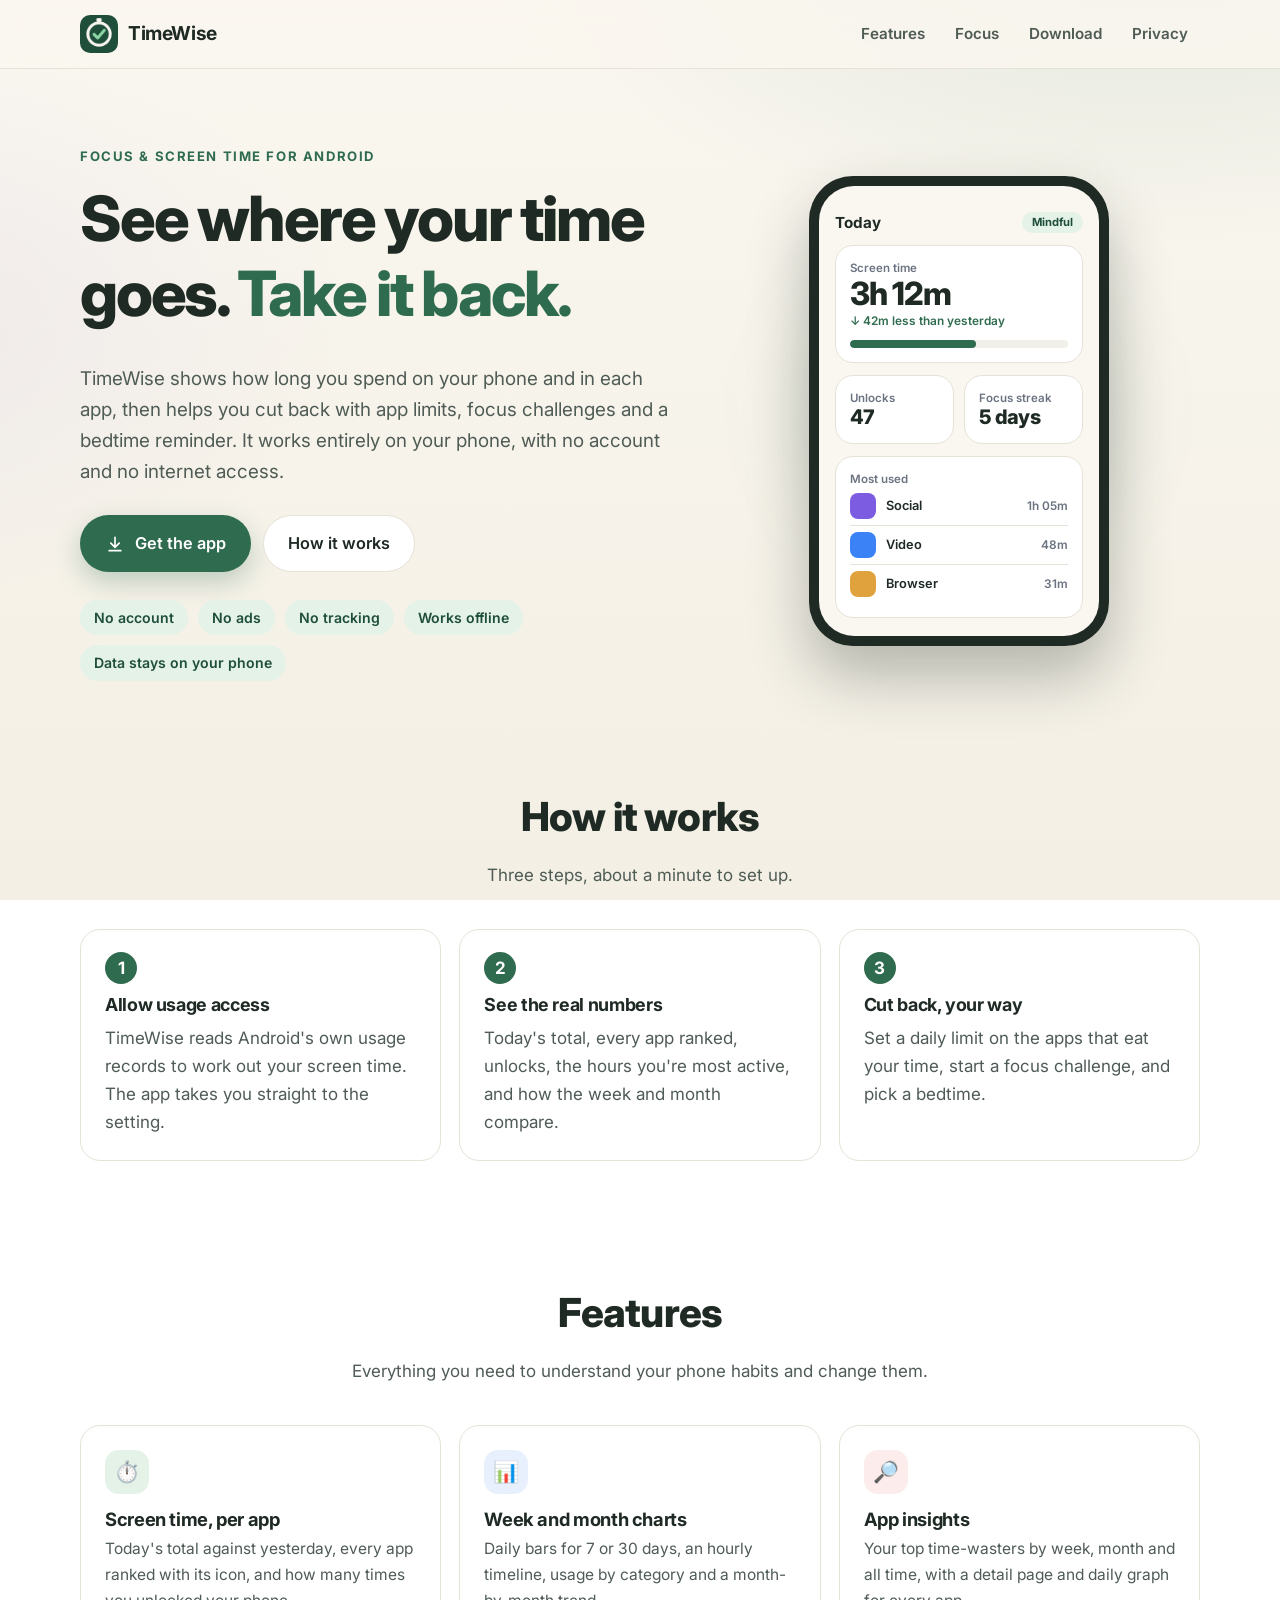
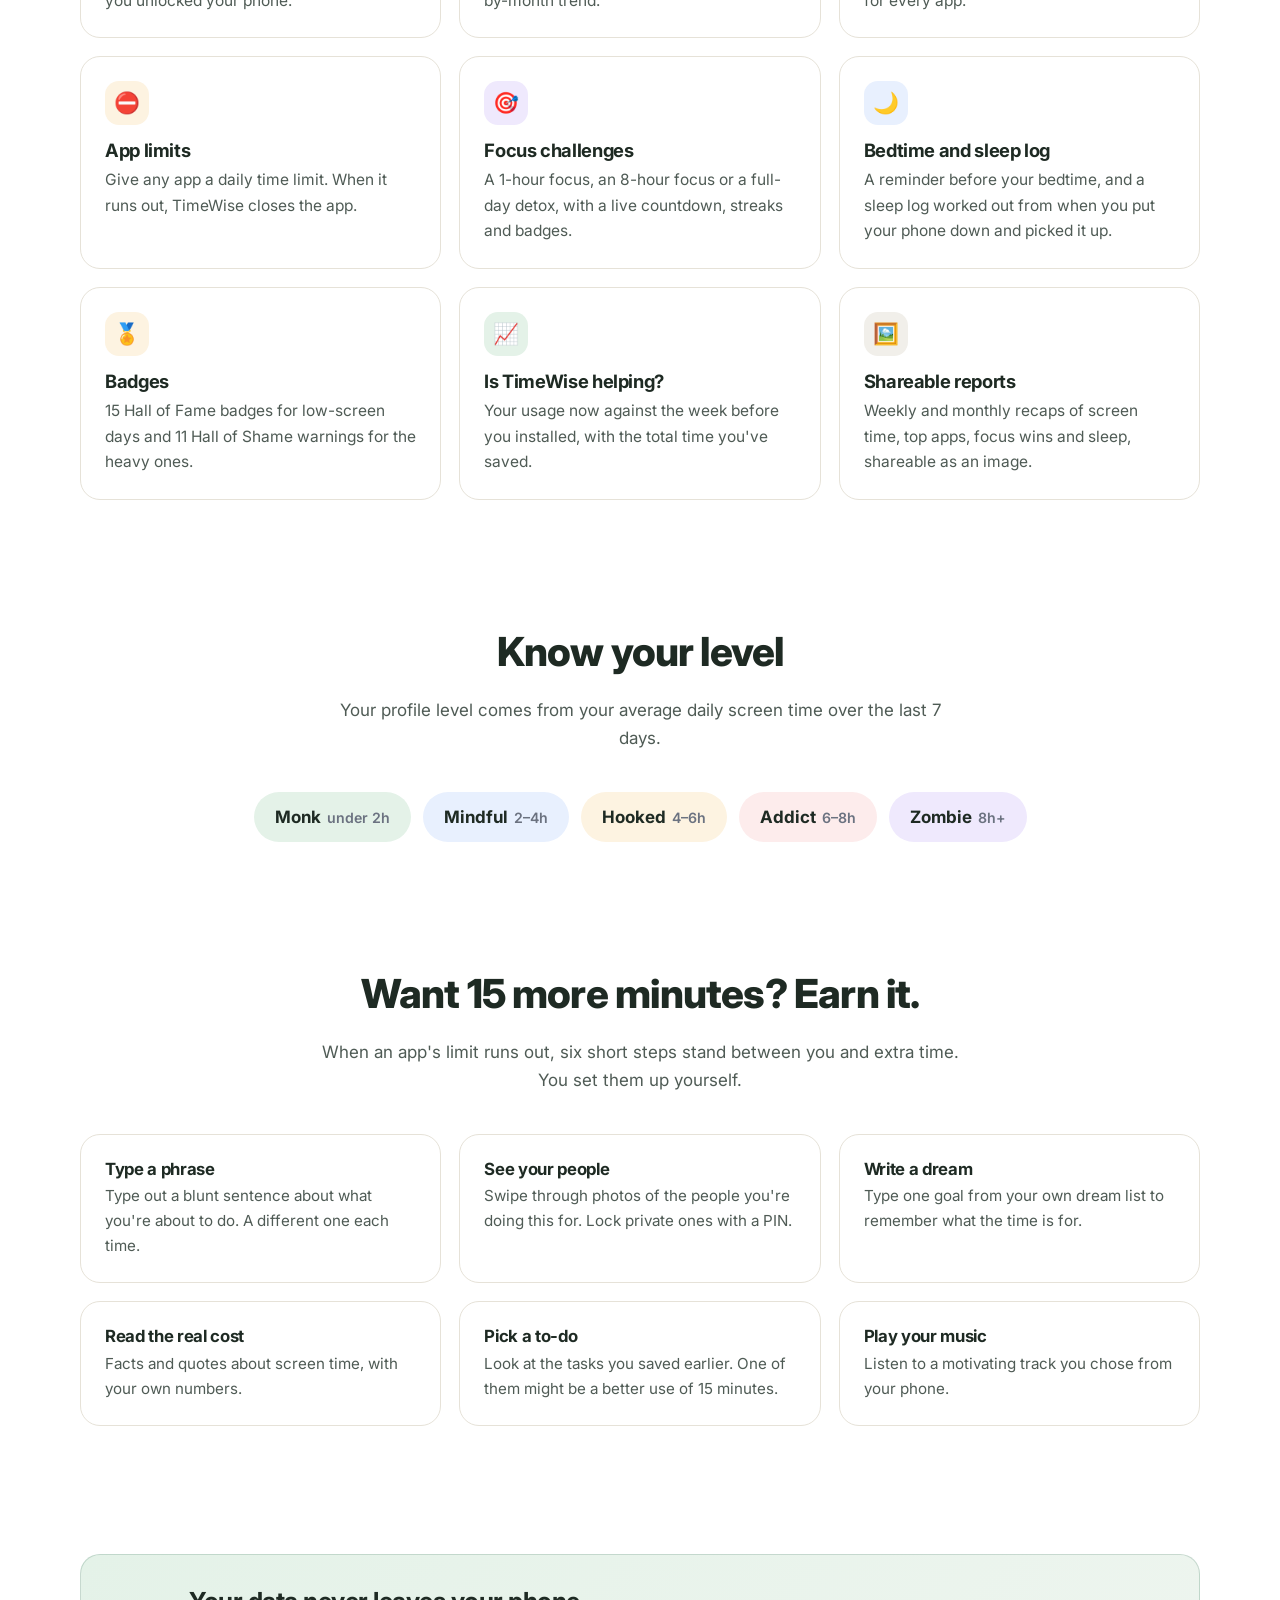
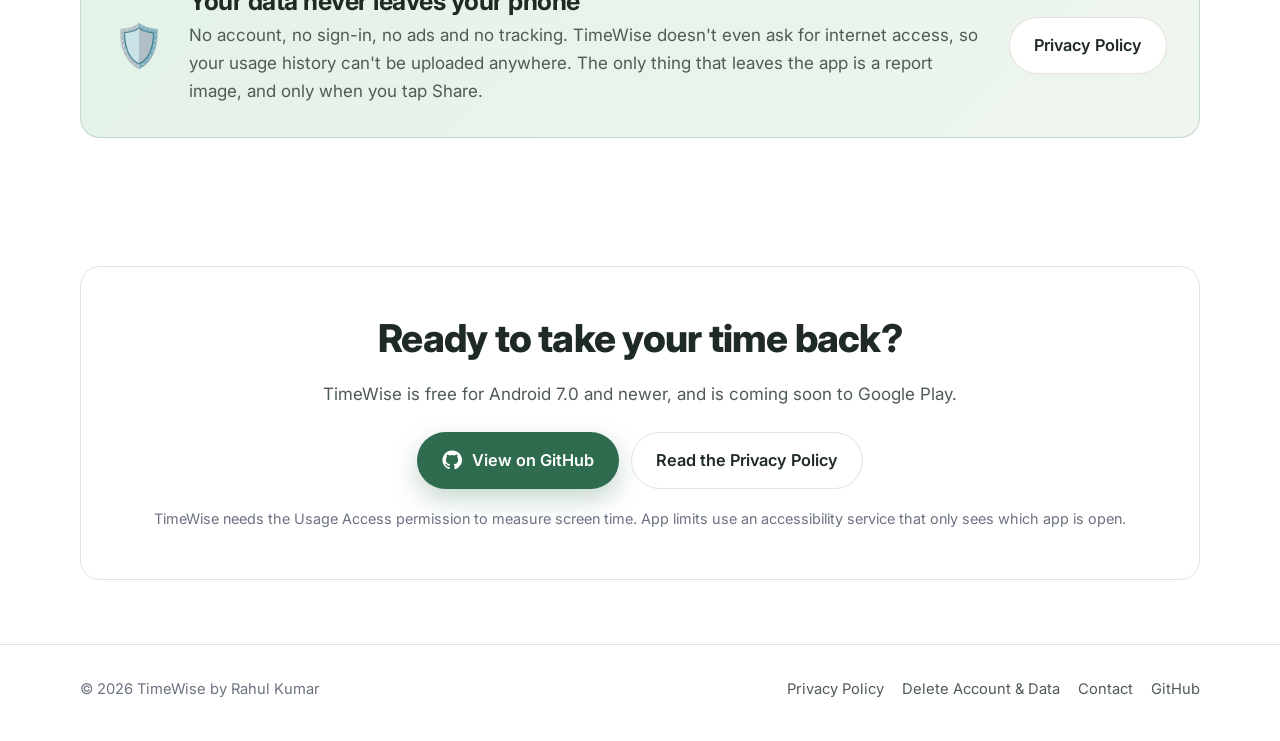
<file: index.html>
<!doctype html>
<html lang="en">
<head>
  <meta charset="utf-8">
  <meta name="viewport" content="width=device-width, initial-scale=1">
  <title>TimeWise: See Where Your Screen Time Goes</title>
  <meta name="description" content="TimeWise is an Android focus and screen time app. See where your time goes, set app limits, run focus challenges and sleep better. No account, no ads, no internet access: everything stays on your phone.">
  <meta name="theme-color" content="#FAF7F0">

  <meta property="og:type" content="website">
  <meta property="og:title" content="TimeWise: See Where Your Screen Time Goes">
  <meta property="og:description" content="Screen time, app limits, focus challenges and a sleep log. No account, no ads, and nothing leaves your phone.">
  <meta property="og:image" content="website/images/logo.png">
  <meta name="twitter:card" content="summary">

  <link rel="icon" type="image/png" href="website/images/logo.png">
  <link rel="apple-touch-icon" href="website/images/logo.png">

  <link rel="preconnect" href="https://fonts.googleapis.com">
  <link rel="preconnect" href="https://fonts.gstatic.com" crossorigin>
  <link rel="stylesheet" href="https://fonts.googleapis.com/css2?family=Inter:wght@400;500;600;700;800&display=swap">
  <link rel="stylesheet" href="website/css/style.css">
</head>
<body>
  <a class="skip-link" href="#main">Skip to content</a>

  <header class="site-header">
    <div class="container">
      <a class="brand" href="./">
        <img src="website/images/logo.png" alt="" width="38" height="38">
        TimeWise
      </a>
      <nav class="nav" aria-label="Main">
        <a href="#features">Features</a>
        <a href="#focus">Focus</a>
        <a href="#download">Download</a>
        <a href="website/privacy-policy.html">Privacy</a>
      </nav>
    </div>
  </header>

  <main id="main">
    <section class="hero">
      <div class="container">
        <div>
          <span class="eyebrow">Focus &amp; screen time for Android</span>
          <h1>See where your time goes. <em>Take it back.</em></h1>
          <p class="lead">
            TimeWise shows how long you spend on your phone and in each app, then helps you cut back
            with app limits, focus challenges and a bedtime reminder. It works entirely on your phone,
            with no account and no internet access.
          </p>
          <div class="cta-row">
            <a class="btn btn-primary" href="#download">
              <svg viewBox="0 0 24 24" fill="currentColor" aria-hidden="true"><path d="M12 3a1 1 0 0 1 1 1v9.59l3.3-3.3a1 1 0 1 1 1.4 1.42l-5 5a1 1 0 0 1-1.4 0l-5-5a1 1 0 1 1 1.4-1.42l3.3 3.3V4a1 1 0 0 1 1-1ZM5 19a1 1 0 1 0 0 2h14a1 1 0 1 0 0-2H5Z"/></svg>
              Get the app
            </a>
            <a class="btn btn-ghost" href="#how-it-works">How it works</a>
          </div>
          <ul class="hero-badges" aria-label="Highlights">
            <li>No account</li>
            <li>No ads</li>
            <li>No tracking</li>
            <li>Works offline</li>
            <li>Data stays on your phone</li>
          </ul>
        </div>

        <div class="hero-visual">
          <div class="phone" role="img" aria-label="TimeWise home screen showing 3 hours 12 minutes of screen time today, 42 minutes less than yesterday, with unlocks, focus streak and most used apps">
            <div class="phone-screen" aria-hidden="true">
              <div class="phone-top">
                <span>Today</span>
                <span class="pill">Mindful</span>
              </div>
              <div class="tile">
                <div class="tile-label">Screen time</div>
                <div class="tile-value">3h 12m</div>
                <div class="tile-delta">↓ 42m less than yesterday</div>
                <div class="meter"><span style="width: 58%"></span></div>
              </div>
              <div class="tile-row">
                <div class="tile">
                  <div class="tile-label">Unlocks</div>
                  <div class="tile-value">47</div>
                </div>
                <div class="tile">
                  <div class="tile-label">Focus streak</div>
                  <div class="tile-value">5 days</div>
                </div>
              </div>
              <div class="tile">
                <div class="tile-label">Most used</div>
                <div class="app-row">
                  <span class="app-icon i-purple"></span>
                  <span class="app-name">Social</span>
                  <span class="app-time">1h 05m</span>
                </div>
                <div class="app-row">
                  <span class="app-icon i-blue"></span>
                  <span class="app-name">Video</span>
                  <span class="app-time">48m</span>
                </div>
                <div class="app-row">
                  <span class="app-icon i-amber"></span>
                  <span class="app-name">Browser</span>
                  <span class="app-time">31m</span>
                </div>
              </div>
            </div>
          </div>
        </div>
      </div>
    </section>

    <section id="how-it-works">
      <div class="container">
        <div class="section-head">
          <h2>How it works</h2>
          <p>Three steps, about a minute to set up.</p>
        </div>
        <div class="grid grid-3 steps">
          <div class="card step">
            <h3>Allow usage access</h3>
            <p>TimeWise reads Android's own usage records to work out your screen time. The app takes you straight to the setting.</p>
          </div>
          <div class="card step">
            <h3>See the real numbers</h3>
            <p>Today's total, every app ranked, unlocks, the hours you're most active, and how the week and month compare.</p>
          </div>
          <div class="card step">
            <h3>Cut back, your way</h3>
            <p>Set a daily limit on the apps that eat your time, start a focus challenge, and pick a bedtime.</p>
          </div>
        </div>
      </div>
    </section>

    <section id="features">
      <div class="container">
        <div class="section-head">
          <h2>Features</h2>
          <p>Everything you need to understand your phone habits and change them.</p>
        </div>
        <div class="grid grid-3">
          <div class="card feature">
            <div class="icon-dot c-green" aria-hidden="true">⏱️</div>
            <h3>Screen time, per app</h3>
            <p>Today's total against yesterday, every app ranked with its icon, and how many times you unlocked your phone.</p>
          </div>
          <div class="card feature">
            <div class="icon-dot c-blue" aria-hidden="true">📊</div>
            <h3>Week and month charts</h3>
            <p>Daily bars for 7 or 30 days, an hourly timeline, usage by category and a month-by-month trend.</p>
          </div>
          <div class="card feature">
            <div class="icon-dot c-red" aria-hidden="true">🔎</div>
            <h3>App insights</h3>
            <p>Your top time-wasters by week, month and all time, with a detail page and daily graph for every app.</p>
          </div>
          <div class="card feature">
            <div class="icon-dot c-amber" aria-hidden="true">⛔</div>
            <h3>App limits</h3>
            <p>Give any app a daily time limit. When it runs out, TimeWise closes the app.</p>
          </div>
          <div class="card feature">
            <div class="icon-dot c-purple" aria-hidden="true">🎯</div>
            <h3>Focus challenges</h3>
            <p>A 1-hour focus, an 8-hour focus or a full-day detox, with a live countdown, streaks and badges.</p>
          </div>
          <div class="card feature">
            <div class="icon-dot c-blue" aria-hidden="true">🌙</div>
            <h3>Bedtime and sleep log</h3>
            <p>A reminder before your bedtime, and a sleep log worked out from when you put your phone down and picked it up.</p>
          </div>
          <div class="card feature">
            <div class="icon-dot c-amber" aria-hidden="true">🏅</div>
            <h3>Badges</h3>
            <p>15 Hall of Fame badges for low-screen days and 11 Hall of Shame warnings for the heavy ones.</p>
          </div>
          <div class="card feature">
            <div class="icon-dot c-green" aria-hidden="true">📈</div>
            <h3>Is TimeWise helping?</h3>
            <p>Your usage now against the week before you installed, with the total time you've saved.</p>
          </div>
          <div class="card feature">
            <div class="icon-dot c-neutral" aria-hidden="true">🖼️</div>
            <h3>Shareable reports</h3>
            <p>Weekly and monthly recaps of screen time, top apps, focus wins and sleep, shareable as an image.</p>
          </div>
        </div>
      </div>
    </section>

    <section id="levels">
      <div class="container">
        <div class="section-head">
          <h2>Know your level</h2>
          <p>Your profile level comes from your average daily screen time over the last 7 days.</p>
        </div>
        <ul class="levels">
          <li class="l-1">Monk<small>under 2h</small></li>
          <li class="l-2">Mindful<small>2–4h</small></li>
          <li class="l-3">Hooked<small>4–6h</small></li>
          <li class="l-4">Addict<small>6–8h</small></li>
          <li class="l-5">Zombie<small>8h+</small></li>
        </ul>
      </div>
    </section>

    <section id="focus">
      <div class="container">
        <div class="section-head">
          <h2>Want 15 more minutes? Earn it.</h2>
          <p>When an app's limit runs out, six short steps stand between you and extra time. You set them up yourself.</p>
        </div>
        <div class="grid grid-3">
          <div class="card mechanic">
            <h3>Type a phrase</h3>
            <p>Type out a blunt sentence about what you're about to do. A different one each time.</p>
          </div>
          <div class="card mechanic">
            <h3>See your people</h3>
            <p>Swipe through photos of the people you're doing this for. Lock private ones with a PIN.</p>
          </div>
          <div class="card mechanic">
            <h3>Write a dream</h3>
            <p>Type one goal from your own dream list to remember what the time is for.</p>
          </div>
          <div class="card mechanic">
            <h3>Read the real cost</h3>
            <p>Facts and quotes about screen time, with your own numbers.</p>
          </div>
          <div class="card mechanic">
            <h3>Pick a to-do</h3>
            <p>Look at the tasks you saved earlier. One of them might be a better use of 15 minutes.</p>
          </div>
          <div class="card mechanic">
            <h3>Play your music</h3>
            <p>Listen to a motivating track you chose from your phone.</p>
          </div>
        </div>
      </div>
    </section>

    <section class="privacy-band">
      <div class="container">
        <div class="card">
          <div class="shield" aria-hidden="true">🛡️</div>
          <div>
            <h2>Your data never leaves your phone</h2>
            <p>
              No account, no sign-in, no ads and no tracking. TimeWise doesn't even ask for internet
              access, so your usage history can't be uploaded anywhere. The only thing that leaves the
              app is a report image, and only when you tap Share.
            </p>
          </div>
          <a class="btn btn-ghost" href="website/privacy-policy.html">Privacy Policy</a>
        </div>
      </div>
    </section>

    <section id="download" class="download">
      <div class="container">
        <div class="card">
          <h2>Ready to take your time back?</h2>
          <p>TimeWise is free for Android 7.0 and newer, and is coming soon to Google Play.</p>
          <!-- Once the app is live on Google Play, replace the button below with:
               <a class="btn btn-primary" href="https://play.google.com/store/apps/details?id=com.nightwise.timewise">Get it on Google Play</a> -->
          <div class="cta-row">
            <a class="btn btn-primary" href="https://github.com/iamrahul25/first-kotlin-app">
              <svg viewBox="0 0 24 24" fill="currentColor" aria-hidden="true"><path d="M12 .5a11.5 11.5 0 0 0-3.64 22.41c.58.1.79-.25.79-.56v-2c-3.2.7-3.88-1.37-3.88-1.37-.52-1.34-1.28-1.69-1.28-1.69-1.05-.72.08-.7.08-.7 1.16.08 1.77 1.19 1.77 1.19 1.03 1.77 2.7 1.26 3.36.96.1-.75.4-1.26.73-1.55-2.55-.29-5.24-1.28-5.24-5.7 0-1.26.45-2.29 1.19-3.1-.12-.29-.52-1.46.11-3.05 0 0 .97-.31 3.17 1.18a11 11 0 0 1 5.77 0c2.2-1.49 3.17-1.18 3.17-1.18.63 1.59.23 2.76.11 3.05.74.81 1.19 1.84 1.19 3.1 0 4.43-2.7 5.4-5.26 5.69.41.36.78 1.06.78 2.14v3.17c0 .31.21.67.8.56A11.5 11.5 0 0 0 12 .5Z"/></svg>
              View on GitHub
            </a>
            <a class="btn btn-ghost" href="website/privacy-policy.html">Read the Privacy Policy</a>
          </div>
          <p class="fine-print">
            TimeWise needs the Usage Access permission to measure screen time. App limits use an
            accessibility service that only sees which app is open.
          </p>
        </div>
      </div>
    </section>
  </main>

  <footer class="site-footer">
    <div class="container">
      <span>&copy; 2026 TimeWise by Rahul Kumar</span>
      <nav class="footer-links" aria-label="Footer">
        <a href="website/privacy-policy.html">Privacy Policy</a>
        <a href="website/delete-account.html">Delete Account &amp; Data</a>
        <a href="mailto:connectrahul25@gmail.com">Contact</a>
        <a href="https://github.com/iamrahul25/first-kotlin-app">GitHub</a>
      </nav>
    </div>
  </footer>
</body>
</html>
</file>
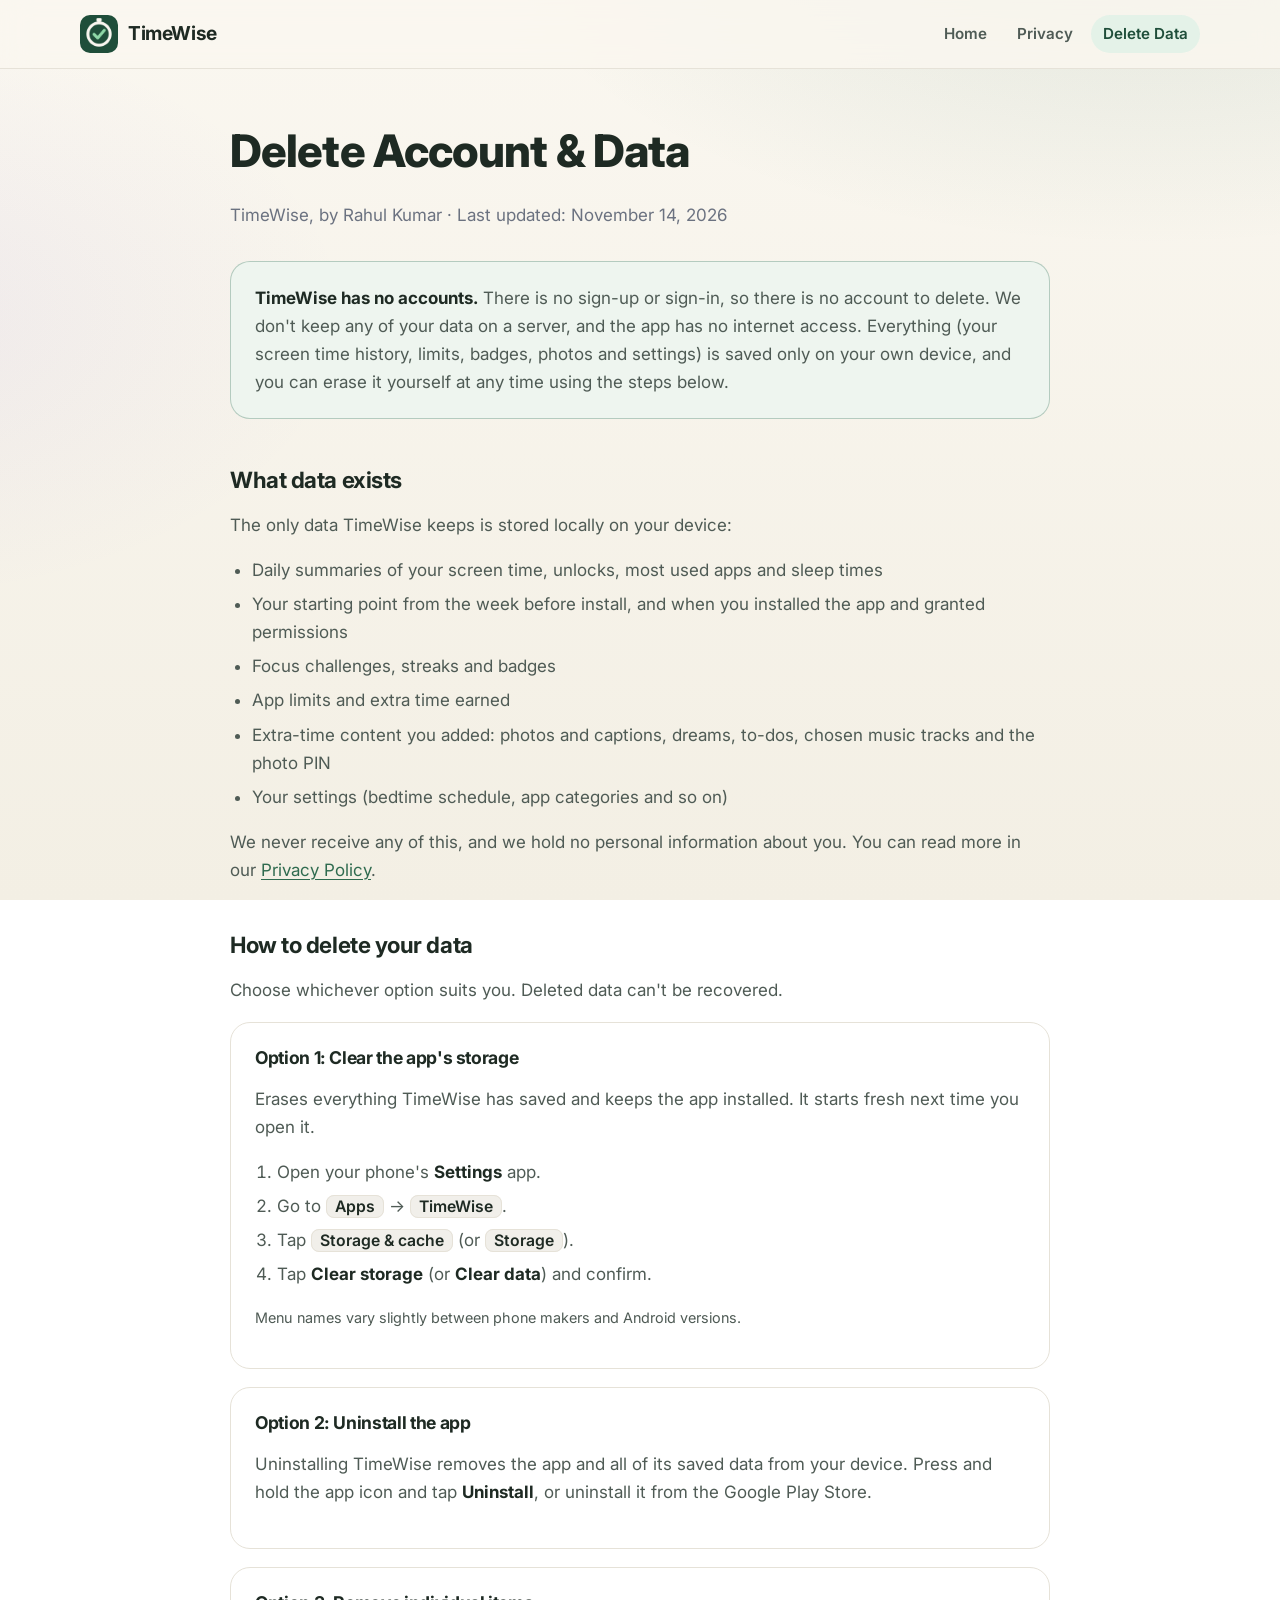
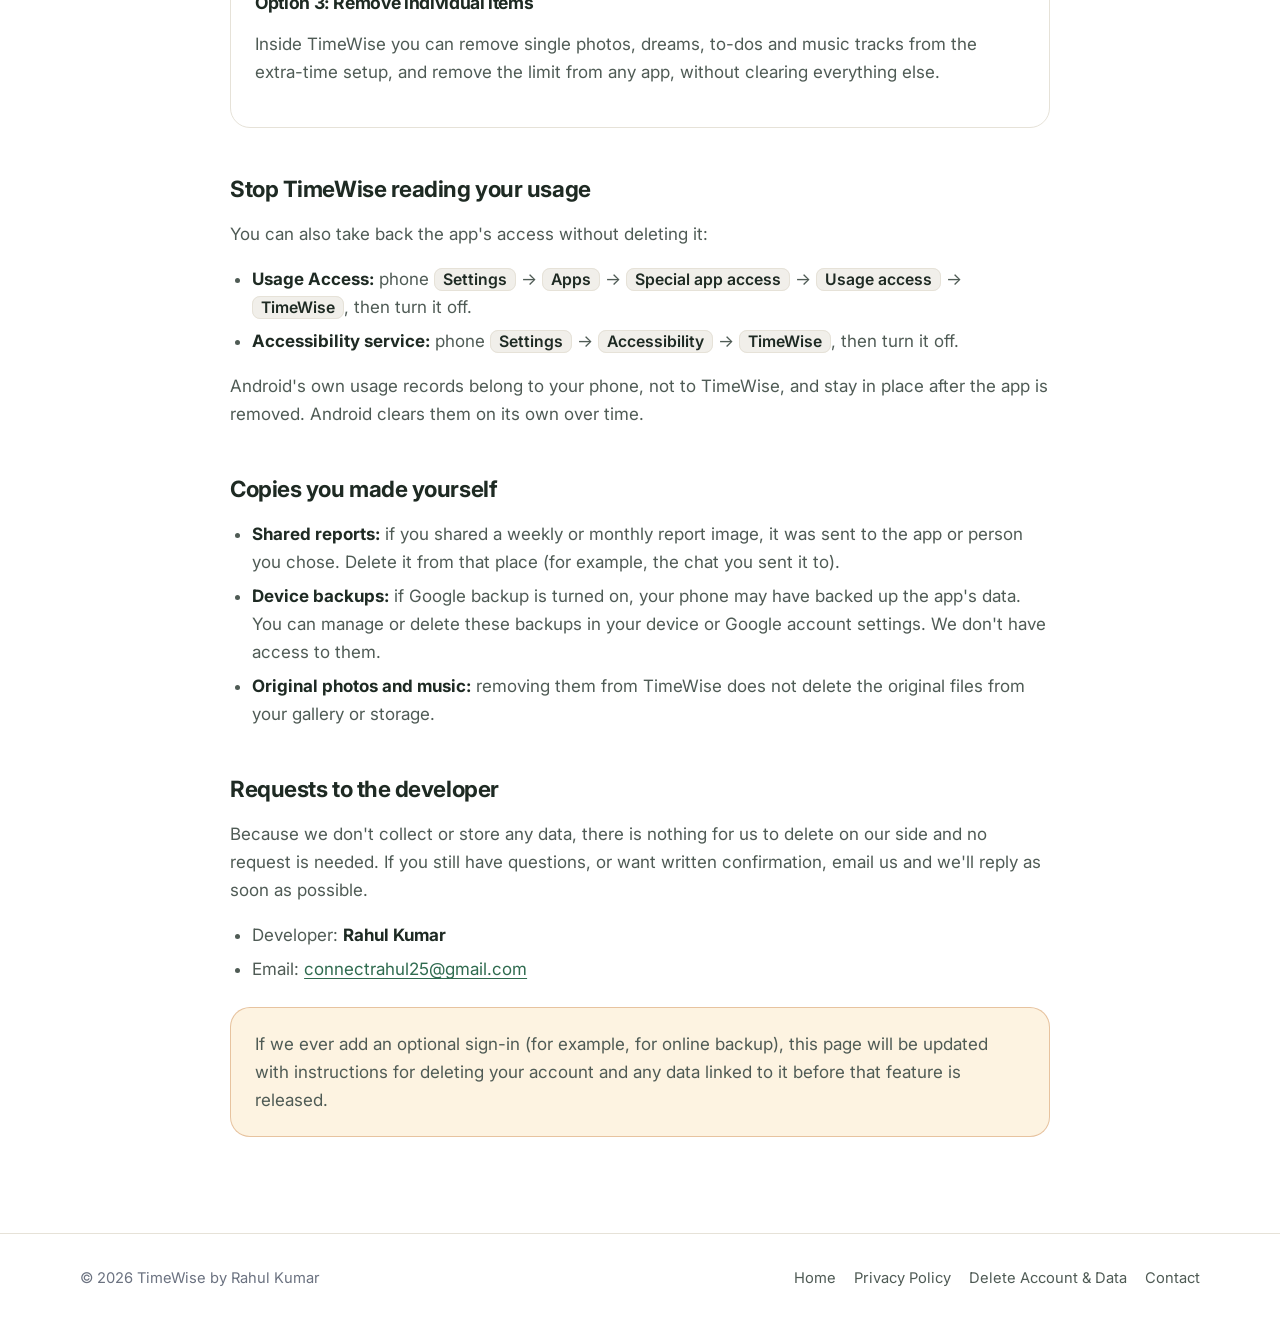
<file: website/delete-account.html>
<!doctype html>
<html lang="en">
<head>
  <meta charset="utf-8">
  <meta name="viewport" content="width=device-width, initial-scale=1">
  <title>Delete Account &amp; Data | TimeWise</title>
  <meta name="description" content="How to delete your TimeWise data. The app has no accounts or sign-in; all data is stored only on your device and can be erased at any time.">
  <meta name="theme-color" content="#FAF7F0">
  <link rel="icon" type="image/png" href="images/logo.png">
  <link rel="apple-touch-icon" href="images/logo.png">
  <link rel="preconnect" href="https://fonts.googleapis.com">
  <link rel="preconnect" href="https://fonts.gstatic.com" crossorigin>
  <link rel="stylesheet" href="https://fonts.googleapis.com/css2?family=Inter:wght@400;500;600;700;800&display=swap">
  <link rel="stylesheet" href="css/style.css">
</head>
<body>
  <a class="skip-link" href="#main">Skip to content</a>

  <header class="site-header">
    <div class="container">
      <a class="brand" href="../">
        <img src="images/logo.png" alt="" width="38" height="38">
        TimeWise
      </a>
      <nav class="nav" aria-label="Main">
        <a href="../">Home</a>
        <a href="privacy-policy.html">Privacy</a>
        <a href="delete-account.html" aria-current="page">Delete Data</a>
      </nav>
    </div>
  </header>

  <main id="main" class="doc">
    <div class="container">
      <h1>Delete Account &amp; Data</h1>
      <p class="meta">TimeWise, by Rahul Kumar &middot; Last updated: November 14, 2026</p>

      <div class="callout">
        <p>
          <strong>TimeWise has no accounts.</strong> There is no sign-up or sign-in, so there is no account to
          delete. We don't keep any of your data on a server, and the app has no internet access. Everything
          (your screen time history, limits, badges, photos and settings) is saved only on your own device, and
          you can erase it yourself at any time using the steps below.
        </p>
      </div>

      <h2>What data exists</h2>
      <p>The only data TimeWise keeps is stored locally on your device:</p>
      <ul>
        <li>Daily summaries of your screen time, unlocks, most used apps and sleep times</li>
        <li>Your starting point from the week before install, and when you installed the app and granted permissions</li>
        <li>Focus challenges, streaks and badges</li>
        <li>App limits and extra time earned</li>
        <li>Extra-time content you added: photos and captions, dreams, to-dos, chosen music tracks and the photo PIN</li>
        <li>Your settings (bedtime schedule, app categories and so on)</li>
      </ul>
      <p>
        We never receive any of this, and we hold no personal information about you. You can read more in our
        <a href="privacy-policy.html">Privacy Policy</a>.
      </p>

      <h2>How to delete your data</h2>
      <p>Choose whichever option suits you. Deleted data can't be recovered.</p>

      <div class="card option">
        <h3>Option 1: Clear the app's storage</h3>
        <p>Erases everything TimeWise has saved and keeps the app installed. It starts fresh next time you open it.</p>
        <ol>
          <li>Open your phone's <strong>Settings</strong> app.</li>
          <li>Go to <span class="path">Apps</span> &rarr; <span class="path">TimeWise</span>.</li>
          <li>Tap <span class="path">Storage &amp; cache</span> (or <span class="path">Storage</span>).</li>
          <li>Tap <strong>Clear storage</strong> (or <strong>Clear data</strong>) and confirm.</li>
        </ol>
        <p class="fine-print">Menu names vary slightly between phone makers and Android versions.</p>
      </div>

      <div class="card option">
        <h3>Option 2: Uninstall the app</h3>
        <p>
          Uninstalling TimeWise removes the app and all of its saved data from your device. Press and hold the
          app icon and tap <strong>Uninstall</strong>, or uninstall it from the Google Play Store.
        </p>
      </div>

      <div class="card option">
        <h3>Option 3: Remove individual items</h3>
        <p>
          Inside TimeWise you can remove single photos, dreams, to-dos and music tracks from the extra-time
          setup, and remove the limit from any app, without clearing everything else.
        </p>
      </div>

      <h2>Stop TimeWise reading your usage</h2>
      <p>You can also take back the app's access without deleting it:</p>
      <ul>
        <li>
          <strong>Usage Access:</strong> phone <span class="path">Settings</span> &rarr;
          <span class="path">Apps</span> &rarr; <span class="path">Special app access</span> &rarr;
          <span class="path">Usage access</span> &rarr; <span class="path">TimeWise</span>, then turn it off.
        </li>
        <li>
          <strong>Accessibility service:</strong> phone <span class="path">Settings</span> &rarr;
          <span class="path">Accessibility</span> &rarr; <span class="path">TimeWise</span>, then turn it off.
        </li>
      </ul>
      <p>
        Android's own usage records belong to your phone, not to TimeWise, and stay in place after the app is
        removed. Android clears them on its own over time.
      </p>

      <h2>Copies you made yourself</h2>
      <ul>
        <li>
          <strong>Shared reports:</strong> if you shared a weekly or monthly report image, it was sent to the app
          or person you chose. Delete it from that place (for example, the chat you sent it to).
        </li>
        <li>
          <strong>Device backups:</strong> if Google backup is turned on, your phone may have backed up the app's
          data. You can manage or delete these backups in your device or Google account settings. We don't have
          access to them.
        </li>
        <li>
          <strong>Original photos and music:</strong> removing them from TimeWise does not delete the original
          files from your gallery or storage.
        </li>
      </ul>

      <h2>Requests to the developer</h2>
      <p>
        Because we don't collect or store any data, there is nothing for us to delete on our side and no request is
        needed. If you still have questions, or want written confirmation, email us and we'll reply as soon as
        possible.
      </p>
      <ul>
        <li>Developer: <strong>Rahul Kumar</strong></li>
        <li>Email: <a href="mailto:connectrahul25@gmail.com?subject=TimeWise%20-%20Data%20request">connectrahul25@gmail.com</a></li>
      </ul>

      <div class="callout warn">
        <p>
          If we ever add an optional sign-in (for example, for online backup), this page will be updated with
          instructions for deleting your account and any data linked to it before that feature is released.
        </p>
      </div>
    </div>
  </main>

  <footer class="site-footer">
    <div class="container">
      <span>&copy; 2026 TimeWise by Rahul Kumar</span>
      <nav class="footer-links" aria-label="Footer">
        <a href="../">Home</a>
        <a href="privacy-policy.html">Privacy Policy</a>
        <a href="delete-account.html">Delete Account &amp; Data</a>
        <a href="mailto:connectrahul25@gmail.com">Contact</a>
      </nav>
    </div>
  </footer>
</body>
</html>
</file>
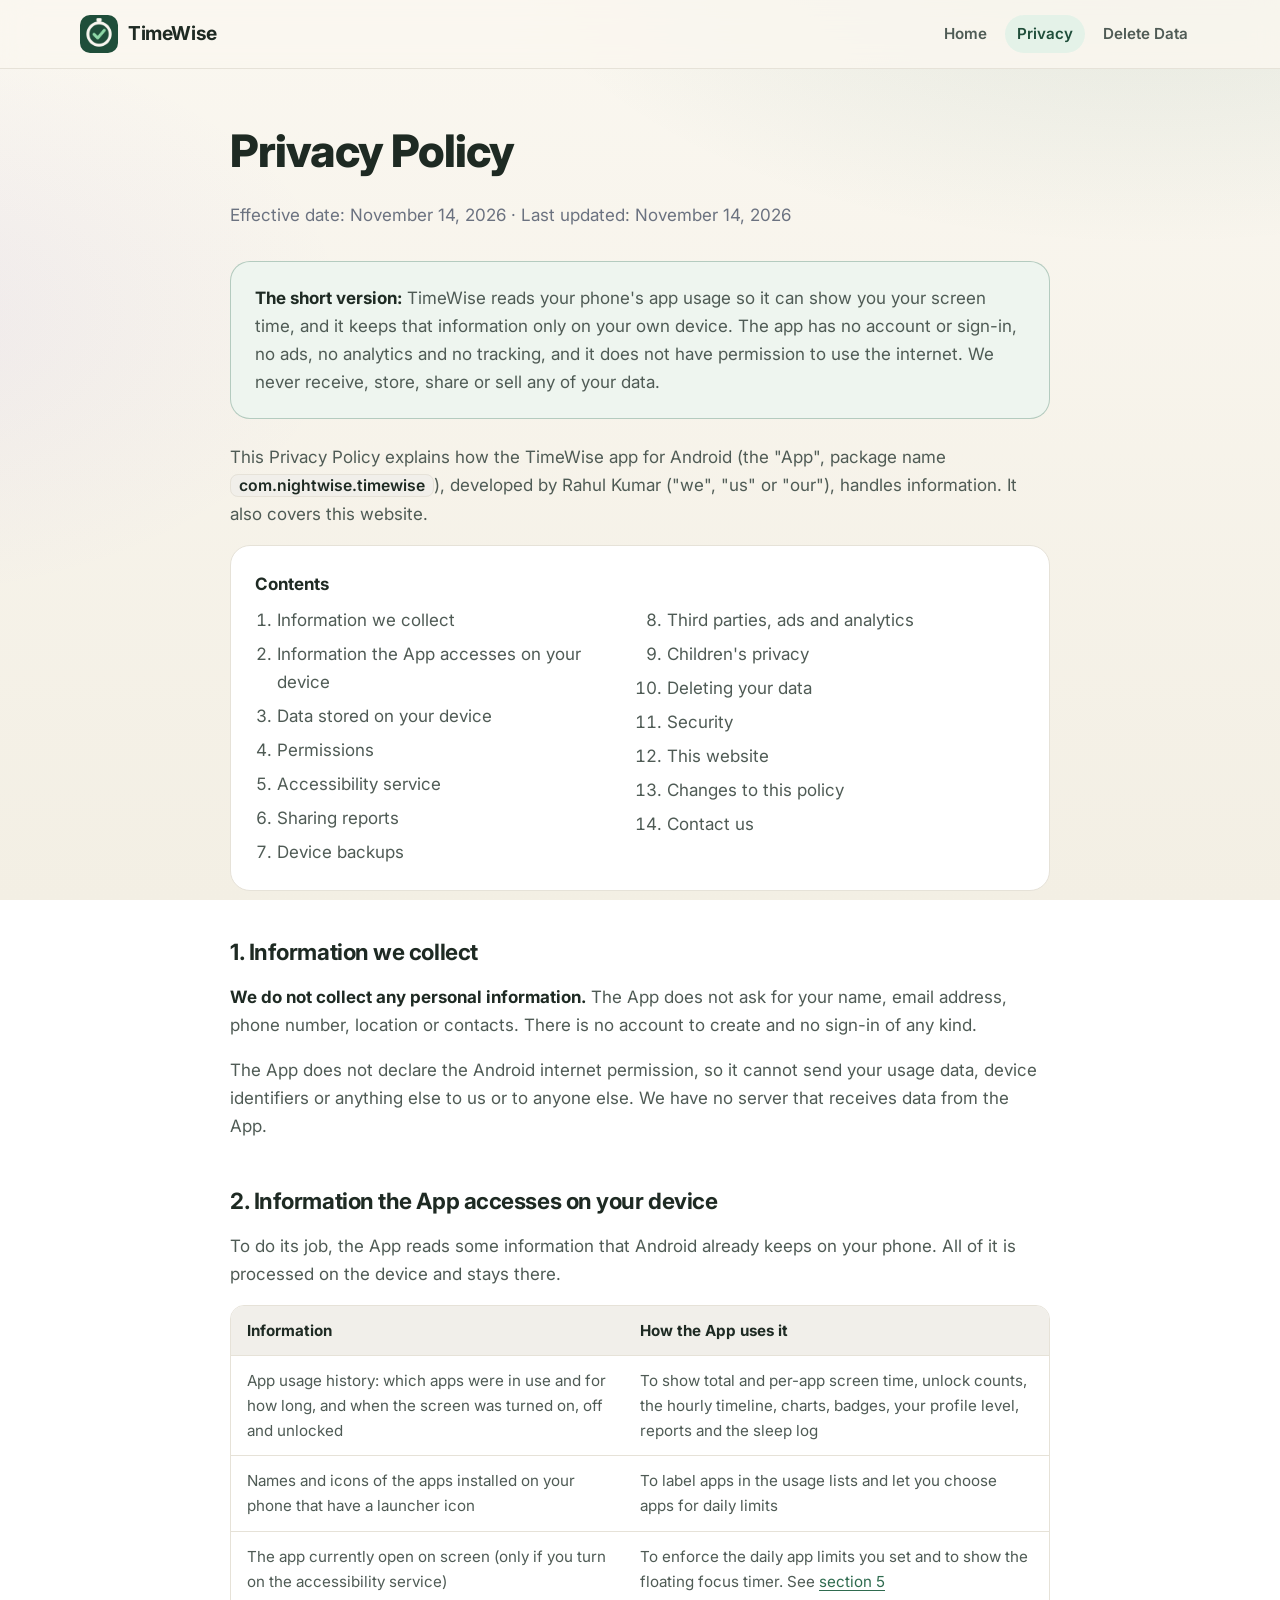
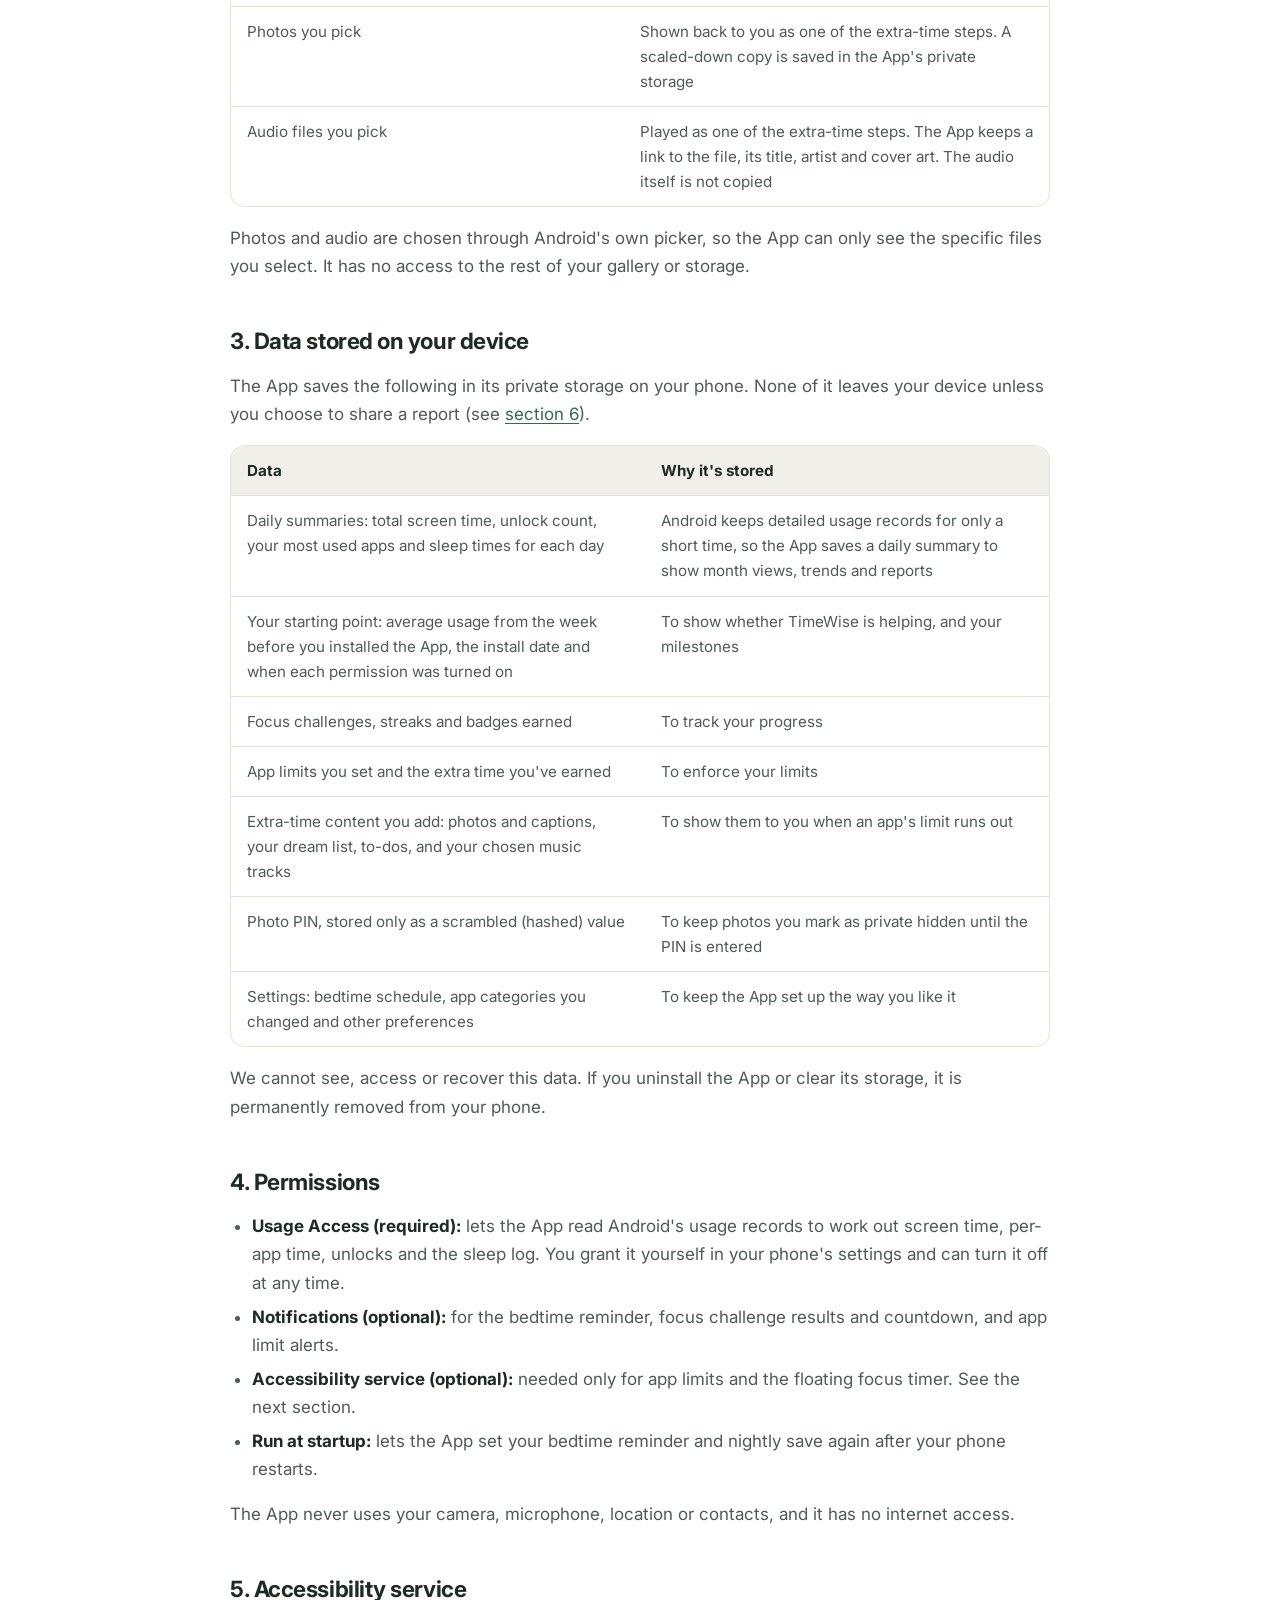
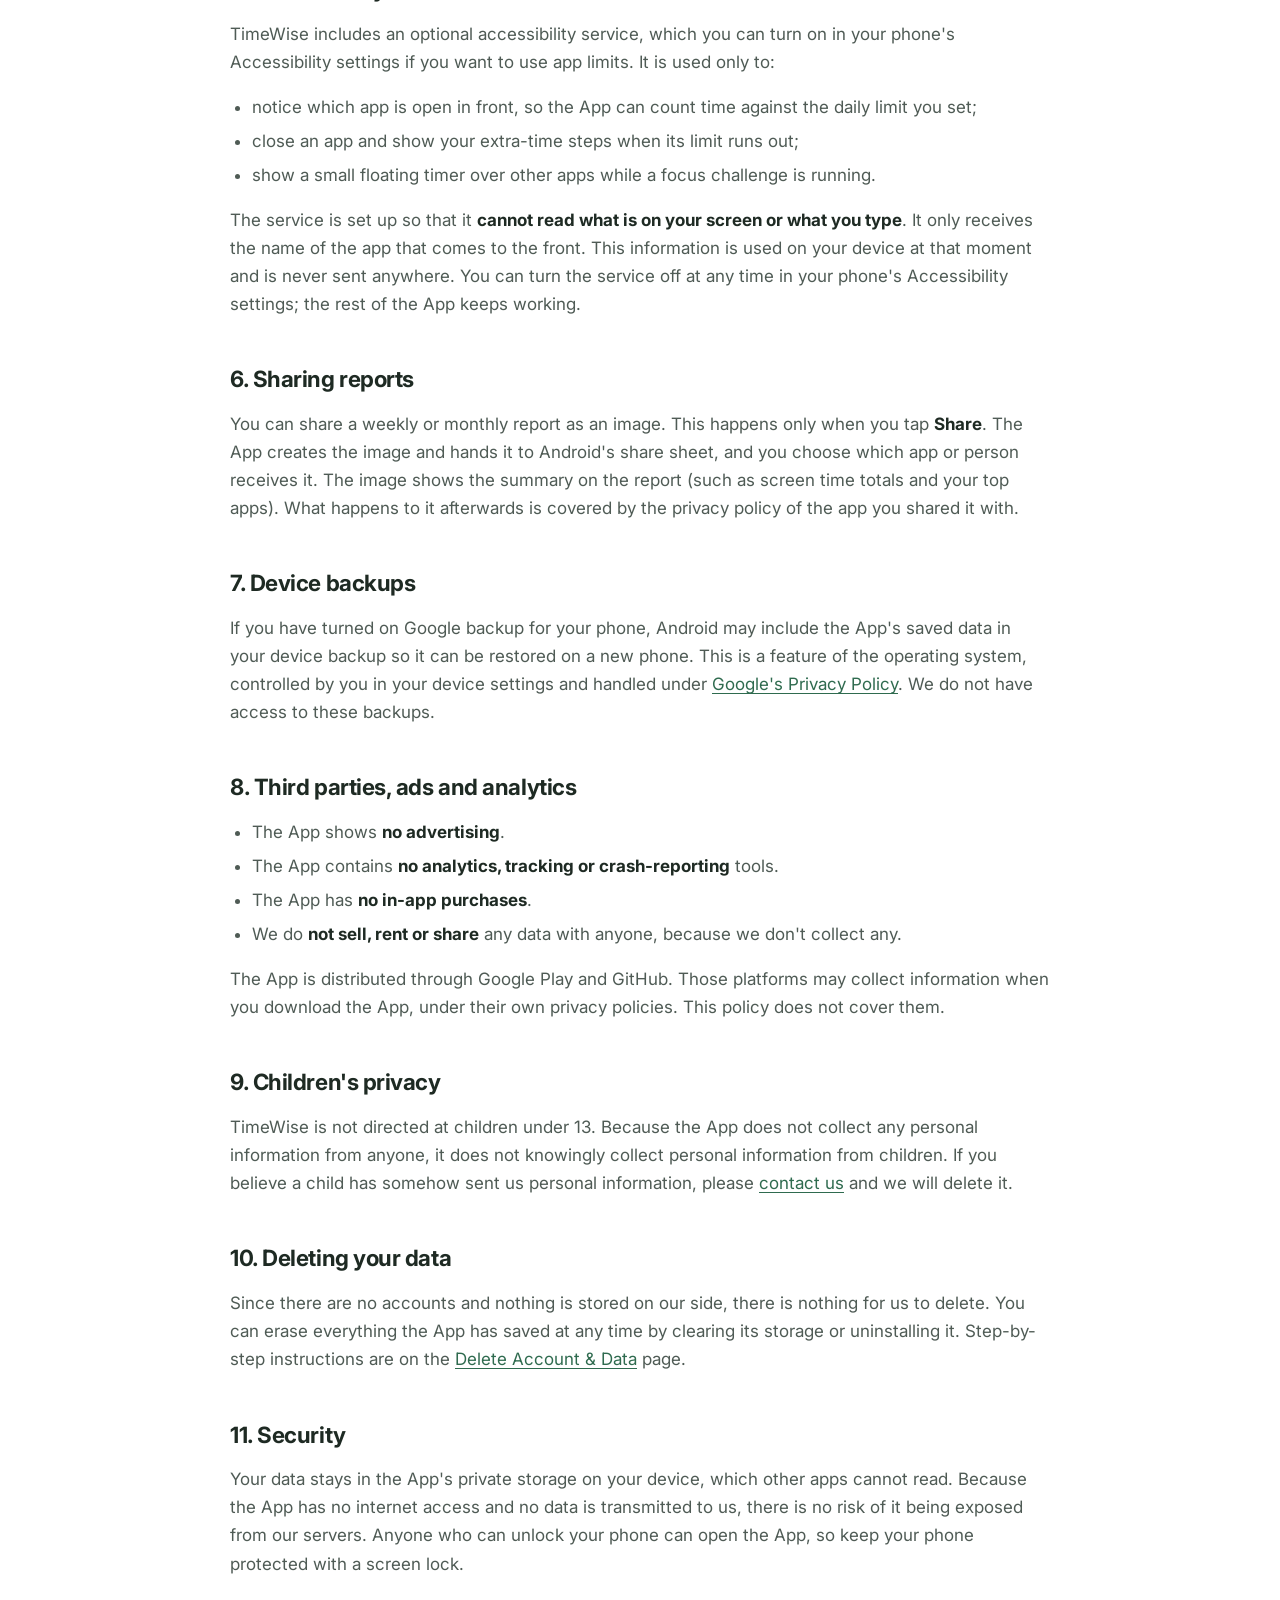
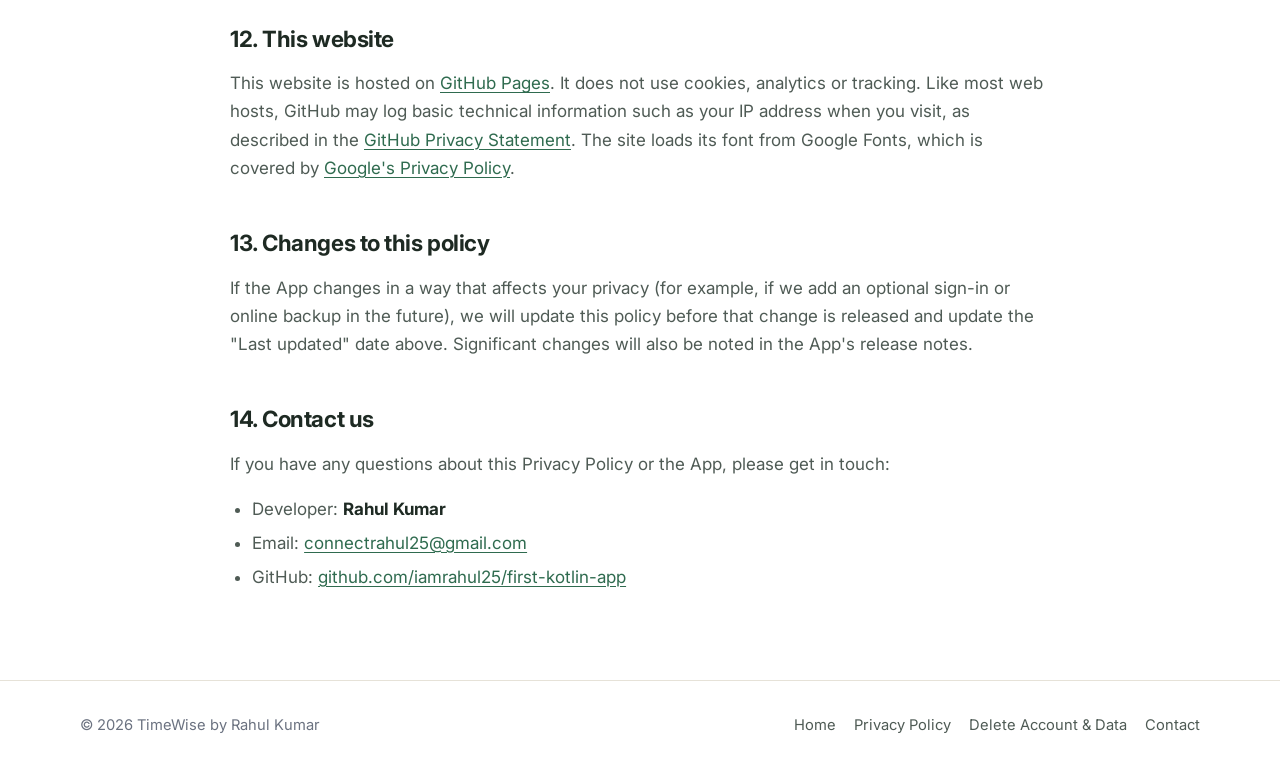
<file: website/privacy-policy.html>
<!doctype html>
<html lang="en">
<head>
  <meta charset="utf-8">
  <meta name="viewport" content="width=device-width, initial-scale=1">
  <title>Privacy Policy | TimeWise</title>
  <meta name="description" content="Privacy Policy for the TimeWise focus and screen time app. No account, no ads, no tracking and no internet access. Your usage data is stored only on your device.">
  <meta name="theme-color" content="#FAF7F0">
  <link rel="icon" type="image/png" href="images/logo.png">
  <link rel="apple-touch-icon" href="images/logo.png">
  <link rel="preconnect" href="https://fonts.googleapis.com">
  <link rel="preconnect" href="https://fonts.gstatic.com" crossorigin>
  <link rel="stylesheet" href="https://fonts.googleapis.com/css2?family=Inter:wght@400;500;600;700;800&display=swap">
  <link rel="stylesheet" href="css/style.css">
</head>
<body>
  <a class="skip-link" href="#main">Skip to content</a>

  <header class="site-header">
    <div class="container">
      <a class="brand" href="../">
        <img src="images/logo.png" alt="" width="38" height="38">
        TimeWise
      </a>
      <nav class="nav" aria-label="Main">
        <a href="../">Home</a>
        <a href="privacy-policy.html" aria-current="page">Privacy</a>
        <a href="delete-account.html">Delete Data</a>
      </nav>
    </div>
  </header>

  <main id="main" class="doc">
    <div class="container">
      <h1>Privacy Policy</h1>
      <p class="meta">Effective date: November 14, 2026 &middot; Last updated: November 14, 2026</p>

      <div class="callout">
        <p>
          <strong>The short version:</strong> TimeWise reads your phone's app usage so it can show you your
          screen time, and it keeps that information only on your own device. The app has no account or
          sign-in, no ads, no analytics and no tracking, and it does not have permission to use the internet.
          We never receive, store, share or sell any of your data.
        </p>
      </div>

      <p>
        This Privacy Policy explains how the TimeWise app for Android (the "App", package name
        <span class="path">com.nightwise.timewise</span>), developed by Rahul Kumar ("we", "us" or "our"),
        handles information. It also covers this website.
      </p>

      <nav class="card toc" aria-label="Contents">
        <strong>Contents</strong>
        <ol>
          <li><a href="#collect">Information we collect</a></li>
          <li><a href="#access">Information the App accesses on your device</a></li>
          <li><a href="#local">Data stored on your device</a></li>
          <li><a href="#permissions">Permissions</a></li>
          <li><a href="#accessibility">Accessibility service</a></li>
          <li><a href="#sharing">Sharing reports</a></li>
          <li><a href="#backup">Device backups</a></li>
          <li><a href="#third-parties">Third parties, ads and analytics</a></li>
          <li><a href="#children">Children's privacy</a></li>
          <li><a href="#delete">Deleting your data</a></li>
          <li><a href="#security">Security</a></li>
          <li><a href="#website">This website</a></li>
          <li><a href="#changes">Changes to this policy</a></li>
          <li><a href="#contact">Contact us</a></li>
        </ol>
      </nav>

      <h2 id="collect">1. Information we collect</h2>
      <p>
        <strong>We do not collect any personal information.</strong> The App does not ask for your name,
        email address, phone number, location or contacts. There is no account to create and no sign-in of
        any kind.
      </p>
      <p>
        The App does not declare the Android internet permission, so it cannot send your usage data, device
        identifiers or anything else to us or to anyone else. We have no server that receives data from the
        App.
      </p>

      <h2 id="access">2. Information the App accesses on your device</h2>
      <p>
        To do its job, the App reads some information that Android already keeps on your phone. All of it is
        processed on the device and stays there.
      </p>
      <div class="table-wrap">
        <table>
          <thead>
            <tr>
              <th scope="col">Information</th>
              <th scope="col">How the App uses it</th>
            </tr>
          </thead>
          <tbody>
            <tr>
              <td>App usage history: which apps were in use and for how long, and when the screen was turned on, off and unlocked</td>
              <td>To show total and per-app screen time, unlock counts, the hourly timeline, charts, badges, your profile level, reports and the sleep log</td>
            </tr>
            <tr>
              <td>Names and icons of the apps installed on your phone that have a launcher icon</td>
              <td>To label apps in the usage lists and let you choose apps for daily limits</td>
            </tr>
            <tr>
              <td>The app currently open on screen (only if you turn on the accessibility service)</td>
              <td>To enforce the daily app limits you set and to show the floating focus timer. See <a href="#accessibility">section 5</a></td>
            </tr>
            <tr>
              <td>Photos you pick</td>
              <td>Shown back to you as one of the extra-time steps. A scaled-down copy is saved in the App's private storage</td>
            </tr>
            <tr>
              <td>Audio files you pick</td>
              <td>Played as one of the extra-time steps. The App keeps a link to the file, its title, artist and cover art. The audio itself is not copied</td>
            </tr>
          </tbody>
        </table>
      </div>
      <p>
        Photos and audio are chosen through Android's own picker, so the App can only see the specific files
        you select. It has no access to the rest of your gallery or storage.
      </p>

      <h2 id="local">3. Data stored on your device</h2>
      <p>
        The App saves the following in its private storage on your phone. None of it leaves your device
        unless you choose to share a report (see <a href="#sharing">section 6</a>).
      </p>
      <div class="table-wrap">
        <table>
          <thead>
            <tr>
              <th scope="col">Data</th>
              <th scope="col">Why it's stored</th>
            </tr>
          </thead>
          <tbody>
            <tr>
              <td>Daily summaries: total screen time, unlock count, your most used apps and sleep times for each day</td>
              <td>Android keeps detailed usage records for only a short time, so the App saves a daily summary to show month views, trends and reports</td>
            </tr>
            <tr>
              <td>Your starting point: average usage from the week before you installed the App, the install date and when each permission was turned on</td>
              <td>To show whether TimeWise is helping, and your milestones</td>
            </tr>
            <tr>
              <td>Focus challenges, streaks and badges earned</td>
              <td>To track your progress</td>
            </tr>
            <tr>
              <td>App limits you set and the extra time you've earned</td>
              <td>To enforce your limits</td>
            </tr>
            <tr>
              <td>Extra-time content you add: photos and captions, your dream list, to-dos, and your chosen music tracks</td>
              <td>To show them to you when an app's limit runs out</td>
            </tr>
            <tr>
              <td>Photo PIN, stored only as a scrambled (hashed) value</td>
              <td>To keep photos you mark as private hidden until the PIN is entered</td>
            </tr>
            <tr>
              <td>Settings: bedtime schedule, app categories you changed and other preferences</td>
              <td>To keep the App set up the way you like it</td>
            </tr>
          </tbody>
        </table>
      </div>
      <p>
        We cannot see, access or recover this data. If you uninstall the App or clear its storage, it is
        permanently removed from your phone.
      </p>

      <h2 id="permissions">4. Permissions</h2>
      <ul>
        <li>
          <strong>Usage Access (required):</strong> lets the App read Android's usage records to work out
          screen time, per-app time, unlocks and the sleep log. You grant it yourself in your phone's settings
          and can turn it off at any time.
        </li>
        <li>
          <strong>Notifications (optional):</strong> for the bedtime reminder, focus challenge results and
          countdown, and app limit alerts.
        </li>
        <li>
          <strong>Accessibility service (optional):</strong> needed only for app limits and the floating
          focus timer. See the next section.
        </li>
        <li>
          <strong>Run at startup:</strong> lets the App set your bedtime reminder and nightly save again
          after your phone restarts.
        </li>
      </ul>
      <p>
        The App never uses your camera, microphone, location or contacts, and it has no internet access.
      </p>

      <h2 id="accessibility">5. Accessibility service</h2>
      <p>
        TimeWise includes an optional accessibility service, which you can turn on in your phone's
        Accessibility settings if you want to use app limits. It is used only to:
      </p>
      <ul>
        <li>notice which app is open in front, so the App can count time against the daily limit you set;</li>
        <li>close an app and show your extra-time steps when its limit runs out;</li>
        <li>show a small floating timer over other apps while a focus challenge is running.</li>
      </ul>
      <p>
        The service is set up so that it <strong>cannot read what is on your screen or what you type</strong>.
        It only receives the name of the app that comes to the front. This information is used on your device
        at that moment and is never sent anywhere. You can turn the service off at any time in your phone's
        Accessibility settings; the rest of the App keeps working.
      </p>

      <h2 id="sharing">6. Sharing reports</h2>
      <p>
        You can share a weekly or monthly report as an image. This happens only when you tap
        <strong>Share</strong>. The App creates the image and hands it to Android's share sheet, and you choose
        which app or person receives it. The image shows the summary on the report (such as screen time totals
        and your top apps). What happens to it afterwards is covered by the privacy policy of the app you shared
        it with.
      </p>

      <h2 id="backup">7. Device backups</h2>
      <p>
        If you have turned on Google backup for your phone, Android may include the App's saved data in your
        device backup so it can be restored on a new phone. This is a feature of the operating system,
        controlled by you in your device settings and handled under
        <a href="https://policies.google.com/privacy" rel="noopener">Google's Privacy Policy</a>.
        We do not have access to these backups.
      </p>

      <h2 id="third-parties">8. Third parties, ads and analytics</h2>
      <ul>
        <li>The App shows <strong>no advertising</strong>.</li>
        <li>The App contains <strong>no analytics, tracking or crash-reporting</strong> tools.</li>
        <li>The App has <strong>no in-app purchases</strong>.</li>
        <li>We do <strong>not sell, rent or share</strong> any data with anyone, because we don't collect any.</li>
      </ul>
      <p>
        The App is distributed through Google Play and GitHub. Those platforms may collect information when you
        download the App, under their own privacy policies. This policy does not cover them.
      </p>

      <h2 id="children">9. Children's privacy</h2>
      <p>
        TimeWise is not directed at children under 13. Because the App does not collect any personal
        information from anyone, it does not knowingly collect personal information from children. If you
        believe a child has somehow sent us personal information, please <a href="#contact">contact us</a> and
        we will delete it.
      </p>

      <h2 id="delete">10. Deleting your data</h2>
      <p>
        Since there are no accounts and nothing is stored on our side, there is nothing for us to delete. You
        can erase everything the App has saved at any time by clearing its storage or uninstalling it.
        Step-by-step instructions are on the <a href="delete-account.html">Delete Account &amp; Data</a> page.
      </p>

      <h2 id="security">11. Security</h2>
      <p>
        Your data stays in the App's private storage on your device, which other apps cannot read. Because the
        App has no internet access and no data is transmitted to us, there is no risk of it being exposed from
        our servers. Anyone who can unlock your phone can open the App, so keep your phone protected with a
        screen lock.
      </p>

      <h2 id="website">12. This website</h2>
      <p>
        This website is hosted on <a href="https://pages.github.com/" rel="noopener">GitHub Pages</a>. It does not
        use cookies, analytics or tracking. Like most web hosts, GitHub may log basic technical information such as
        your IP address when you visit, as described in the
        <a href="https://docs.github.com/en/site-policy/privacy-policies/github-general-privacy-statement" rel="noopener">GitHub Privacy Statement</a>.
        The site loads its font from Google Fonts, which is covered by
        <a href="https://policies.google.com/privacy" rel="noopener">Google's Privacy Policy</a>.
      </p>

      <h2 id="changes">13. Changes to this policy</h2>
      <p>
        If the App changes in a way that affects your privacy (for example, if we add an optional sign-in or
        online backup in the future), we will update this policy before that change is released and update the
        "Last updated" date above. Significant changes will also be noted in the App's release notes.
      </p>

      <h2 id="contact">14. Contact us</h2>
      <p>If you have any questions about this Privacy Policy or the App, please get in touch:</p>
      <ul>
        <li>Developer: <strong>Rahul Kumar</strong></li>
        <li>Email: <a href="mailto:connectrahul25@gmail.com">connectrahul25@gmail.com</a></li>
        <li>GitHub: <a href="https://github.com/iamrahul25/first-kotlin-app/issues">github.com/iamrahul25/first-kotlin-app</a></li>
      </ul>
    </div>
  </main>

  <footer class="site-footer">
    <div class="container">
      <span>&copy; 2026 TimeWise by Rahul Kumar</span>
      <nav class="footer-links" aria-label="Footer">
        <a href="../">Home</a>
        <a href="privacy-policy.html">Privacy Policy</a>
        <a href="delete-account.html">Delete Account &amp; Data</a>
        <a href="mailto:connectrahul25@gmail.com">Contact</a>
      </nav>
    </div>
  </footer>
</body>
</html>
</file>
<file: website/css/style.css>
:root {
  --bg: #faf7f0;
  --bg-deep: #f3efe4;
  --surface: #ffffff;
  --surface-strong: #f1efea;
  --border: #e6e2d8;
  --text: #1e2a23;
  --text-dim: #4f5b55;
  --text-faint: #6b7280;
  --accent: #2f6b4f;
  --accent-deep: #1f4e3a;
  --accent-ink: #ffffff;
  --mint: #e4f2e8;
  --mint-soft: #eef5ef;
  --blue: #3b82f6;
  --blue-tint: #e8f0fe;
  --purple: #7c5ce0;
  --purple-tint: #efe9fd;
  --amber: #b45309;
  --amber-tint: #fdf3e1;
  --red: #b42318;
  --red-tint: #fdecec;
  --radius: 20px;
  --max: 1120px;
  --font: "Inter", system-ui, -apple-system, "Segoe UI", Roboto, sans-serif;
}

*,
*::before,
*::after {
  box-sizing: border-box;
}

html {
  scroll-behavior: smooth;
}

body {
  margin: 0;
  font-family: var(--font);
  font-size: 17px;
  line-height: 1.65;
  color: var(--text);
  background:
    radial-gradient(1100px 560px at 90% -10%, rgba(47, 107, 79, 0.13), transparent 60%),
    radial-gradient(800px 480px at -10% 35%, rgba(124, 92, 224, 0.07), transparent 60%),
    linear-gradient(180deg, var(--bg) 0%, var(--bg-deep) 100%);
  background-attachment: fixed;
  min-height: 100vh;
}

img {
  max-width: 100%;
  height: auto;
  display: block;
}

a {
  color: var(--accent);
  text-decoration-thickness: 1px;
  text-underline-offset: 3px;
}

a:hover {
  color: var(--accent-deep);
}

h1,
h2,
h3 {
  line-height: 1.2;
  letter-spacing: -0.02em;
  margin: 0 0 0.5em;
}

.container {
  width: min(var(--max), 100% - 40px);
  margin-inline: auto;
}

.skip-link {
  position: absolute;
  left: -999px;
  top: 8px;
  background: var(--accent);
  color: var(--accent-ink);
  padding: 8px 14px;
  border-radius: 8px;
  z-index: 100;
}

.skip-link:focus {
  left: 8px;
  color: var(--accent-ink);
}

/* Header */

.site-header {
  position: sticky;
  top: 0;
  z-index: 50;
  backdrop-filter: blur(14px);
  -webkit-backdrop-filter: blur(14px);
  background: rgba(250, 247, 240, 0.82);
  border-bottom: 1px solid var(--border);
}

.site-header .container {
  display: flex;
  align-items: center;
  justify-content: space-between;
  gap: 16px;
  min-height: 68px;
}

.brand {
  display: flex;
  align-items: center;
  gap: 10px;
  color: var(--text);
  text-decoration: none;
  font-weight: 700;
  font-size: 1.2rem;
  letter-spacing: -0.02em;
}

.brand:hover {
  color: var(--text);
}

.brand img {
  width: 38px;
  height: 38px;
  border-radius: 10px;
}

.nav {
  display: flex;
  gap: 6px;
  flex-wrap: wrap;
  justify-content: flex-end;
}

.nav a {
  color: var(--text-dim);
  text-decoration: none;
  font-weight: 600;
  font-size: 0.95rem;
  padding: 6px 12px;
  border-radius: 999px;
}

.nav a:hover,
.nav a[aria-current="page"] {
  color: var(--accent-deep);
  background: var(--mint);
}

/* Buttons */

.btn {
  display: inline-flex;
  align-items: center;
  gap: 10px;
  padding: 14px 24px;
  border-radius: 999px;
  font-weight: 600;
  font-size: 1.02rem;
  text-decoration: none;
  border: 1px solid transparent;
  transition: transform 0.15s ease, box-shadow 0.15s ease, background 0.15s ease;
}

.btn:hover {
  transform: translateY(-2px);
}

.btn svg {
  width: 20px;
  height: 20px;
  flex: none;
}

.btn-primary {
  background: var(--accent);
  color: var(--accent-ink);
  box-shadow: 0 10px 26px rgba(47, 107, 79, 0.28);
}

.btn-primary:hover {
  color: var(--accent-ink);
  background: var(--accent-deep);
  box-shadow: 0 14px 32px rgba(47, 107, 79, 0.36);
}

.btn-ghost {
  background: var(--surface);
  color: var(--text);
  border-color: var(--border);
}

.btn-ghost:hover {
  color: var(--text);
  background: var(--surface-strong);
}

/* Hero */

.hero {
  padding: 72px 0 48px;
}

.hero .container {
  display: grid;
  grid-template-columns: 1.1fr 0.9fr;
  align-items: center;
  gap: 48px;
}

.eyebrow {
  display: inline-block;
  font-weight: 700;
  font-size: 0.82rem;
  letter-spacing: 0.12em;
  text-transform: uppercase;
  color: var(--accent);
  margin-bottom: 14px;
}

.hero h1 {
  font-size: clamp(2.4rem, 5.6vw, 3.9rem);
  font-weight: 800;
  letter-spacing: -0.035em;
}

.hero h1 em {
  font-style: normal;
  color: var(--accent);
}

.hero .lead {
  font-size: 1.18rem;
  color: var(--text-dim);
  max-width: 34em;
  margin: 0 0 28px;
}

.cta-row {
  display: flex;
  flex-wrap: wrap;
  gap: 12px;
}

.hero-badges {
  display: flex;
  flex-wrap: wrap;
  gap: 10px;
  margin: 28px 0 0;
  padding: 0;
  list-style: none;
}

.hero-badges li {
  font-size: 0.88rem;
  font-weight: 600;
  color: var(--accent-deep);
  background: var(--mint);
  padding: 6px 14px;
  border-radius: 999px;
}

.hero-visual {
  position: relative;
  display: flex;
  justify-content: center;
}

.hero-visual::before {
  content: "";
  position: absolute;
  inset: 8% 4%;
  background: radial-gradient(circle, rgba(47, 107, 79, 0.28), transparent 65%);
  filter: blur(34px);
}

/* Phone mock-up (pure CSS, mirrors the app's Home screen) */

.phone {
  position: relative;
  width: min(300px, 82vw);
  padding: 10px;
  border-radius: 44px;
  background: #1e2a23;
  box-shadow: 0 30px 60px rgba(30, 42, 35, 0.3);
}

.phone-screen {
  border-radius: 35px;
  background: var(--bg);
  padding: 26px 16px 18px;
  display: grid;
  gap: 12px;
  font-size: 0.8rem;
  line-height: 1.4;
  text-align: left;
}

.phone-top {
  display: flex;
  justify-content: space-between;
  align-items: center;
  font-weight: 700;
  font-size: 0.95rem;
}

.pill {
  font-size: 0.7rem;
  font-weight: 700;
  color: var(--accent-deep);
  background: var(--mint);
  padding: 3px 10px;
  border-radius: 999px;
}

.tile {
  background: var(--surface);
  border: 1px solid var(--border);
  border-radius: 18px;
  padding: 14px;
}

.tile-label {
  color: var(--text-faint);
  font-weight: 600;
  font-size: 0.72rem;
}

.tile-value {
  font-size: 2rem;
  font-weight: 800;
  letter-spacing: -0.03em;
  line-height: 1.15;
}

.tile-delta {
  color: var(--accent);
  font-weight: 600;
  font-size: 0.74rem;
}

.meter {
  height: 8px;
  border-radius: 999px;
  background: var(--surface-strong);
  margin-top: 10px;
  overflow: hidden;
}

.meter span {
  display: block;
  height: 100%;
  border-radius: 999px;
  background: var(--accent);
}

.tile-row {
  display: grid;
  grid-template-columns: 1fr 1fr;
  gap: 10px;
}

.tile-row .tile-value {
  font-size: 1.25rem;
}

.app-row {
  display: grid;
  grid-template-columns: 26px 1fr auto;
  align-items: center;
  gap: 10px;
  padding: 6px 0;
}

.app-row + .app-row {
  border-top: 1px solid var(--border);
}

.app-icon {
  width: 26px;
  height: 26px;
  border-radius: 8px;
}

.app-name {
  font-weight: 600;
}

.app-time {
  color: var(--text-faint);
  font-weight: 600;
  font-size: 0.74rem;
}

.i-purple { background: var(--purple); }
.i-blue { background: var(--blue); }
.i-amber { background: #e0a23c; }

/* Sections */

section {
  padding: 64px 0;
}

.section-head {
  text-align: center;
  max-width: 640px;
  margin: 0 auto 40px;
}

.section-head h2 {
  font-size: clamp(1.8rem, 4vw, 2.5rem);
  font-weight: 800;
}

.section-head p {
  color: var(--text-dim);
  margin: 0;
}

.card {
  background: var(--surface);
  border: 1px solid var(--border);
  border-radius: var(--radius);
  padding: 24px;
}

.grid {
  display: grid;
  gap: 18px;
}

.grid-3 {
  grid-template-columns: repeat(3, 1fr);
}

.grid-4 {
  grid-template-columns: repeat(4, 1fr);
}

.feature h3 {
  font-size: 1.15rem;
  margin-bottom: 6px;
}

.feature p {
  color: var(--text-dim);
  margin: 0;
  font-size: 0.97rem;
}

.icon-dot {
  width: 44px;
  height: 44px;
  border-radius: 14px;
  display: grid;
  place-items: center;
  margin-bottom: 14px;
  font-size: 1.3rem;
}

.c-green { background: var(--mint); }
.c-blue { background: var(--blue-tint); }
.c-purple { background: var(--purple-tint); }
.c-amber { background: var(--amber-tint); }
.c-red { background: var(--red-tint); }
.c-neutral { background: var(--surface-strong); }

/* Steps */

.steps {
  counter-reset: step;
}

.step {
  position: relative;
  padding-top: 64px;
}

.step::before {
  counter-increment: step;
  content: counter(step);
  position: absolute;
  top: 22px;
  left: 24px;
  width: 32px;
  height: 32px;
  border-radius: 50%;
  display: grid;
  place-items: center;
  font-weight: 700;
  color: var(--accent-ink);
  background: var(--accent);
}

.step h3 {
  font-size: 1.12rem;
}

.step p {
  margin: 0;
  color: var(--text-dim);
}

/* Small cards (extra-time steps) */

.mechanic h3 {
  font-size: 1.05rem;
  margin-bottom: 4px;
}

.mechanic p {
  margin: 0;
  font-size: 0.95rem;
  color: var(--text-dim);
}

/* Levels */

.levels {
  display: flex;
  flex-wrap: wrap;
  justify-content: center;
  gap: 12px;
  padding: 0;
  margin: 0;
  list-style: none;
}

.levels li {
  font-weight: 700;
  padding: 10px 20px;
  border-radius: 999px;
  border: 1px solid var(--border);
  background: var(--surface);
}

.levels li small {
  color: var(--text-faint);
  font-weight: 600;
  margin-left: 6px;
}

.levels .l-1 { background: var(--mint); border-color: transparent; }
.levels .l-2 { background: var(--blue-tint); border-color: transparent; }
.levels .l-3 { background: var(--amber-tint); border-color: transparent; }
.levels .l-4 { background: var(--red-tint); border-color: transparent; }
.levels .l-5 { background: var(--purple-tint); border-color: transparent; }

/* Privacy highlight */

.privacy-band .card {
  display: grid;
  grid-template-columns: auto 1fr auto;
  align-items: center;
  gap: 24px;
  padding: 32px;
  background: linear-gradient(135deg, var(--mint), var(--mint-soft));
  border-color: rgba(47, 107, 79, 0.2);
}

.privacy-band .shield {
  font-size: 2.6rem;
}

.privacy-band h2 {
  font-size: 1.55rem;
  margin-bottom: 4px;
}

.privacy-band p {
  margin: 0;
  color: var(--text-dim);
}

/* Download */

.download {
  text-align: center;
}

.download .card {
  padding: 48px 24px;
}

.download h2 {
  font-size: clamp(1.8rem, 4vw, 2.4rem);
  font-weight: 800;
}

.download p {
  color: var(--text-dim);
  margin: 0;
}

.download .cta-row {
  justify-content: center;
  margin-top: 24px;
}

.fine-print {
  margin-top: 18px;
  font-size: 0.9rem;
  color: var(--text-faint);
}

.download .fine-print {
  margin-top: 18px;
  color: var(--text-faint);
}

/* Document pages (privacy, delete data) */

.doc {
  padding: 56px 0 72px;
}

.doc .container {
  max-width: 820px;
}

.doc h1 {
  font-size: clamp(2rem, 5vw, 2.8rem);
  font-weight: 800;
}

.doc .meta {
  color: var(--text-faint);
  margin: 0 0 32px;
}

.doc h2 {
  font-size: 1.4rem;
  margin-top: 40px;
  padding-top: 8px;
  scroll-margin-top: 80px;
}

.doc h3 {
  font-size: 1.1rem;
  margin-top: 24px;
}

.doc p,
.doc li {
  color: var(--text-dim);
}

.doc strong {
  color: var(--text);
}

.doc ul,
.doc ol {
  padding-left: 1.3em;
}

.doc li {
  margin-bottom: 6px;
}

.callout {
  border-radius: var(--radius);
  padding: 22px 24px;
  margin: 24px 0;
  border: 1px solid rgba(47, 107, 79, 0.3);
  background: var(--mint-soft);
}

.callout p:last-child {
  margin-bottom: 0;
}

.callout p:first-child {
  margin-top: 0;
}

.callout.warn {
  border-color: rgba(180, 83, 9, 0.3);
  background: var(--amber-tint);
}

.toc {
  margin: 0 0 8px;
}

.toc ol {
  columns: 2;
  column-gap: 32px;
  margin: 8px 0 0;
}

.toc a {
  color: var(--text-dim);
  text-decoration: none;
}

.toc a:hover {
  color: var(--accent);
}

.table-wrap {
  overflow-x: auto;
  margin: 16px 0;
  border-radius: 14px;
  border: 1px solid var(--border);
  background: var(--surface);
}

table {
  width: 100%;
  border-collapse: collapse;
  font-size: 0.95rem;
}

th,
td {
  text-align: left;
  padding: 12px 16px;
  border-bottom: 1px solid var(--border);
  vertical-align: top;
}

th {
  font-weight: 700;
  background: var(--surface-strong);
}

td {
  color: var(--text-dim);
}

tr:last-child td {
  border-bottom: 0;
}

.option {
  margin: 18px 0;
}

.option h3 {
  margin-top: 0;
}

.option ol {
  margin-bottom: 0;
}

.path {
  font-weight: 600;
  font-size: 0.93em;
  color: var(--text);
  background: var(--surface-strong);
  border: 1px solid var(--border);
  border-radius: 8px;
  padding: 1px 8px;
  white-space: nowrap;
}

/* Footer */

.site-footer {
  border-top: 1px solid var(--border);
  padding: 32px 0 40px;
  color: var(--text-faint);
  font-size: 0.92rem;
}

.site-footer .container {
  display: flex;
  flex-wrap: wrap;
  justify-content: space-between;
  align-items: center;
  gap: 16px;
}

.footer-links {
  display: flex;
  flex-wrap: wrap;
  gap: 18px;
}

.footer-links a {
  color: var(--text-dim);
  text-decoration: none;
}

.footer-links a:hover {
  color: var(--accent);
}

/* Responsive */

@media (max-width: 960px) {
  .grid-4 {
    grid-template-columns: repeat(2, 1fr);
  }
}

@media (max-width: 860px) {
  .hero {
    padding-top: 48px;
  }

  .hero .container {
    grid-template-columns: 1fr;
    text-align: center;
  }

  .hero .lead {
    margin-inline: auto;
  }

  .cta-row,
  .hero-badges {
    justify-content: center;
  }

  .grid-3 {
    grid-template-columns: 1fr 1fr;
  }

  .privacy-band .card {
    grid-template-columns: 1fr;
    text-align: center;
  }

  .privacy-band .card .btn {
    justify-self: center;
  }
}

@media (max-width: 600px) {
  body {
    font-size: 16px;
  }

  .site-header .container {
    flex-direction: column;
    padding: 10px 0;
    gap: 6px;
  }

  .nav {
    justify-content: center;
  }

  .nav a {
    padding: 4px 10px;
    font-size: 0.9rem;
  }

  section {
    padding: 48px 0;
  }

  .grid-3,
  .grid-4 {
    grid-template-columns: 1fr;
  }

  .toc ol {
    columns: 1;
  }

  .site-footer .container {
    flex-direction: column;
    text-align: center;
  }
}

@media (prefers-reduced-motion: reduce) {
  html {
    scroll-behavior: auto;
  }

  .btn {
    transition: none;
  }

  .btn:hover {
    transform: none;
  }
}
</file>
